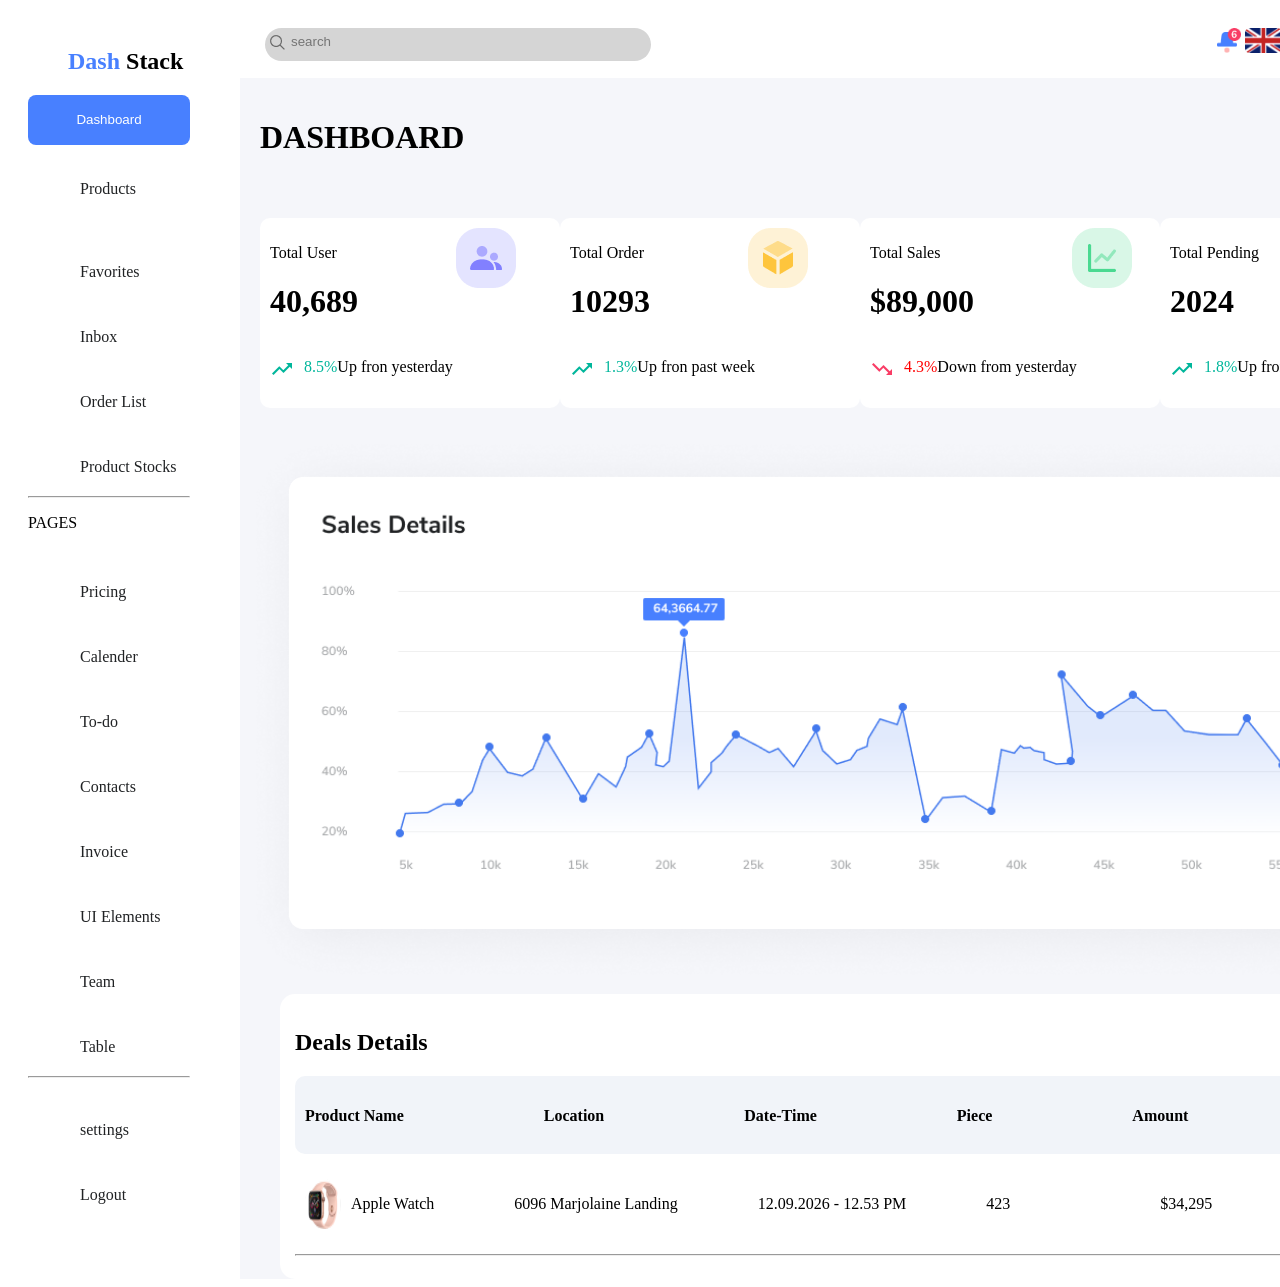
<file: index.html>
<!doctype html>
<html lang="en">
  <head>
    <meta charset="UTF-8" />
    <meta name="viewport" content="width=device-width, initial-scale=1.0" />
    <title>DASHBOARD</title>
    <link rel="icon" href="/asset/icon/Icon.png">
    <link rel="stylesheet" href="index.css">
    <style>
     
    </style>
  </head>
  <body>
    <div class="Dashstack">
      <aside class="sidebar">
        <h2 id="dash">Dash <span>Stack</span></h2>
        <nav>
          <button class="btn1">Dashboard</button><br />
          <a href="#">Products</a> <br />
          <a href="#">Favorites</a>
          <a href="#">Inbox</a>
          <a href="#">Order List</a>
          <a href="#">Product Stocks</a>
          <hr />
          <p>PAGES</p>
          <a href="#">Pricing</a>
          <a href="#">Calender</a>
          <a href="#">To-do</a>
          <a href="#">Contacts</a>
          <a href="#">Invoice</a>
          <a href="#">UI Elements</a>
          <a href="#">Team</a>
          <a href="#">Table</a>
        </nav>
        <hr />

        <div>
          <a href="#">settings</a>
          <a href="">Logout</a>
        </div>
      </aside>

      <div class="Dashboard">
        <header>
          <div class="search-nav">
            <img src="/asset/image/search.png" alt="" id="search-icon" />
            <input type="text" placeholder="search" id="search" />
          </div>
          <div class="nav-bar">
            <img src="/asset/icon/Icon.png" alt="" />
            <img src="/asset/image/English.png" alt="" />
            <img src="/asset/image/Profile.png" alt="" />
          </div>
        </header>
            <!-- Card -->
        <h1 id="headings1">DASHBOARD</h1>
        <div class="card-container">
          <div class="card">
            <div class="Total-user">
              <div>
                <p>Total User</p>
                <h1>40,689</h1>
              </div>
              <div>
                <img src="/asset/image/Icon.png" alt="" />
              </div>
            </div>
            <div class="trend-up">
              <img
                src="/asset/image/ic-trending-up-24px.png"
                alt=""
                id="trending-up"
              />
              <p><span>8.5%</span>Up fron yesterday</p>
            </div>
          </div>
          <div class="card">
            <div class="Total-user">
              <div>
                <p>Total Order</p>
                <h1>10293</h1>
              </div>
              <div>
                <img src="/asset/image/Icon (1).png" alt="" />
              </div>
            </div>
            <div class="trend-up">
              <img
                src="/asset/image/ic-trending-up-24px.png"
                alt=""
                id="trending-up"
              />
              <p><span>1.3%</span>Up fron past week</p>
            </div>
          </div>
          <div class="card">
            <div class="Total-user">
              <div>
                <p>Total Sales</p>
                <h1>$89,000</h1>
              </div>
              <div>
                <img src="/asset/image/Icon (2).png" alt="" />
              </div>
            </div>
            <div class="trend-up">
              <img
                src="/asset/image/ic-trending-down-24px.png"
                alt=""
                id="trending-up"
              />
              <p><span id="span1">4.3%</span>Down from yesterday</p>
            </div>
          </div>
          <div class="card">
            <div class="Total-user">
              <div>
                <p>Total Pending</p>
                <h1>2024</h1>
              </div>
              <div>
                <img src="/asset/image/Icon (3).png" alt="" />
              </div>
            </div>
            <div class="trend-up">
              <img
                src="/asset/image/ic-trending-up-24px.png"
                alt=""
                id="trending-up"
              />
              <p><span>1.8%</span>Up fron yesterday</p>
            </div>
          </div>
        </div>
        <div>
          <img src="/asset/image/Sales Details.png" alt="" width="100%">
        </div>

               <!-- Sales Details -->
        <div id="deals-details">
          <div class="month-selector">
          <h2>Deals Details</h2>
          <select name="" id="months">
            <option value="">January</option>
            <option value="">February</option>
            <option value="">March</option>
            <option value="">April</option>
            <option value="">May</option>
            <option value="">June</option>
            <option value="">July</option>
            <option value="">August</option>
            <option value="">September</option>
            <option value="">October</option>
            <option value="">November</option>
            <option value="">December</option>
          </select>
          </div>
          <!-- Deals Details -->
          <div class="list">
          <h4>Product Name</h4>
          <h4>Location</h4>
          <h4>Date-Time</h4>
          <h4>Piece</h4>
          <h4>Amount</h4>
          <h4>Status</h4>
          </div>
          <div class="details">
            <div class="Apple">
            <img src="/asset/image/Image (1).png" alt="" id="">
            <p>Apple Watch</p>
            </div>
            <p>6096 Marjolaine Landing</p>
            <p>12.09.2026 - 12.53 PM</p>
            <p>423</p>
            <div class="price">
            <p>$34,295</p>
            <div class="btn">
              Delivered</div>
            </div>
          </div>
          <hr>
        </div>
      </div>
  </body>
</html>
</file>
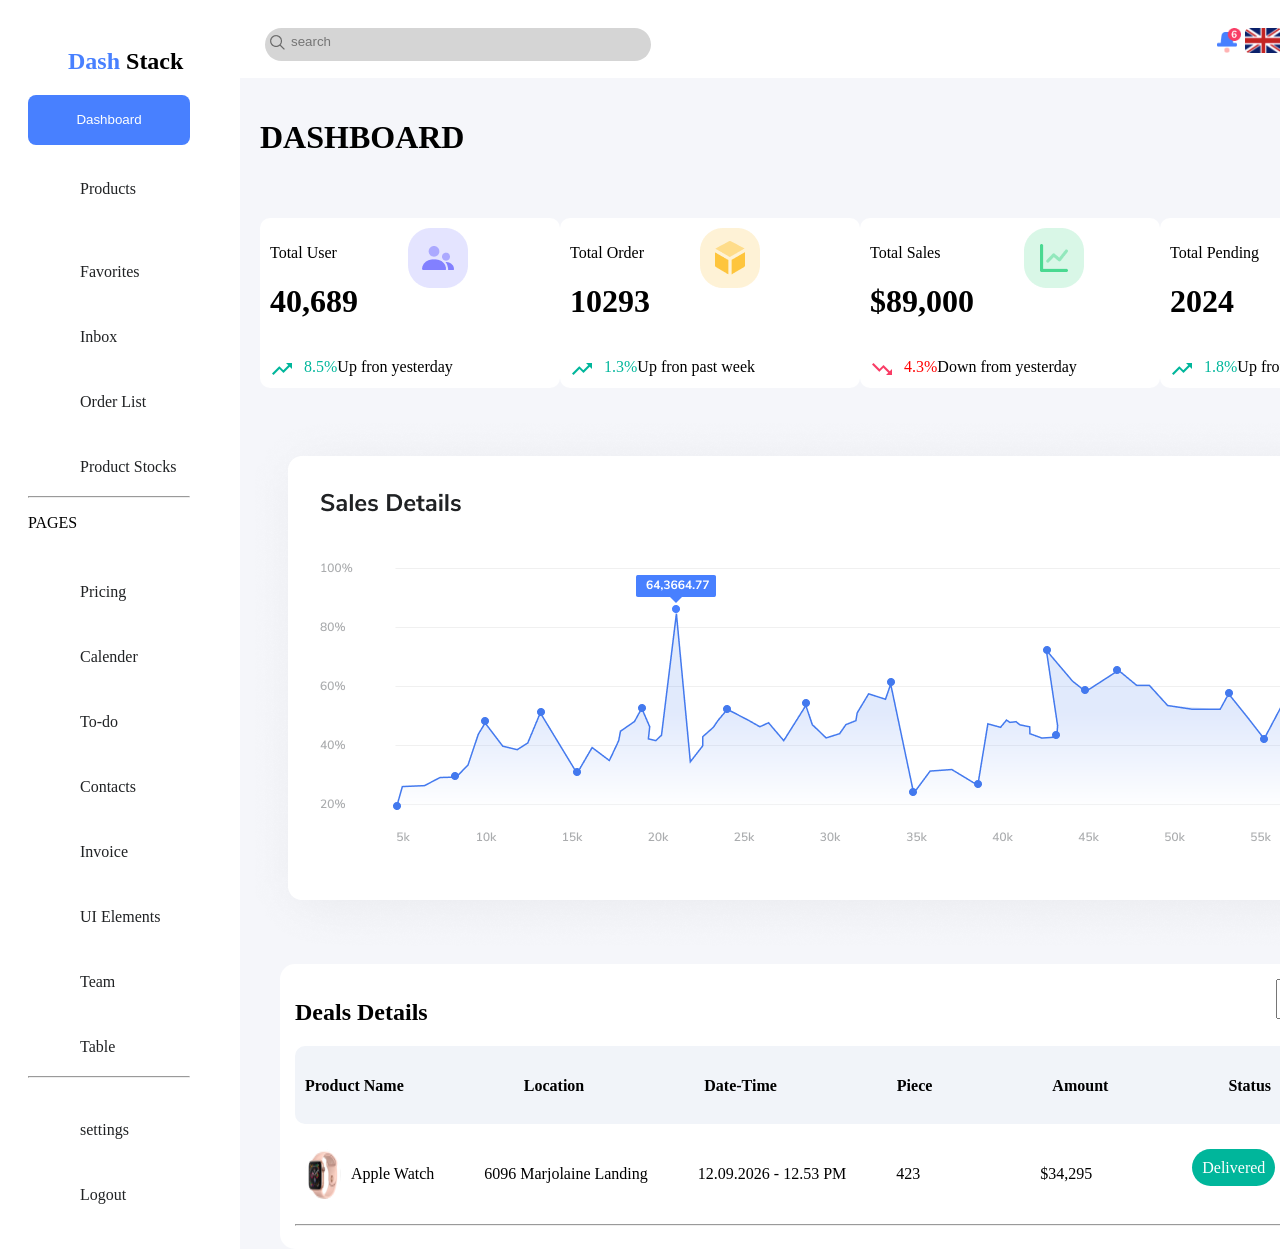
<file: dashboard.html>
<!doctype html>
<html lang="en">
  <head>
    <meta charset="UTF-8" />
    <meta name="viewport" content="width=device-width, initial-scale=1.0" />
    <title>DASHBOARD</title>
    <link rel="icon" href="/asset/icon/Icon.png">
    <style>
      .Dashstack {
        display: flex;
        flex-direction: row;
        gap: 30px;
      }
      #dash {
        color: #4880ff;
        padding-left: 40px;
      }
      span {
        background: white;
        color: black;
      }
      a {
        display: block;
        text-decoration: none;
        padding-left: 60px;
        padding: 12px;
        color: #202224; 
        margin-left: 40px;
        padding-top: 35px;
      }
      a:hover{
        background: #4880ff;
        border-radius: 10px;
        height: 10px;
      }
      .btn1 {
        color: white;
        background: #4880ff;
        border: none;
        border-radius: 8px;
        height: 50px;
        width: 162px;
      }
      .btn1:hover{
        color: #ffffff;
        background: blue;
      }
      hr {
      }
      .sidebar {
        width: 180px;
        background-color: white;
        padding: 20px;
      }
      .Dashboard {
        background: #F5F6FA;
        width: 100%;
      }
      header {
        height: 30px;
        background-color: white;
        padding: 20px;
        padding-left: 25px;
        display: flex;
        justify-content: space-between;
      }
      #search {
        background: #d5d5d5;
        border: none;
        outline: none;
      }
      #search-icon {
        vertical-align: middle;
      }
      .search-nav {
        background: #d5d5d5;
        width: 378px;
        height: 25px;
        padding: 4px;
        border-radius: 30px;
      }
      .nav-bar img {
        vertical-align: middle;
        height: 25px;
      }
      .trend-up {
        display: flex;
        flex: row;
        gap: 10px;
      }
      #trending-up {
        width: 24px;
        height: 24px;
        margin-top: 15px;
      }
      .trend-up span {
        color: #00b69b;
      }
      .Total-user {
        display: flex;
        gap: 50px;
      }
      .card {
        background: #ffffff;
        width: 280px;
        height: 150px;
        padding: 10px;
        border-radius: 10px;
      }
      #headings1{
        padding: 20px;
      }
      .card-container {
        display: flex;
        justify-content: space-between;
        padding: 20px;
      }
      #span1 {
        color: red;
      }
      .list{
        display: flex;
        gap: 120px;
        background: #F1F4F9;
        border-radius: 10px;
        width: 1074px;
        height: 58px;
        margin-bottom: 15px;
        padding: 10px;
      }
      .Apple{
        display: flex;
        gap: 10px;
      }
      .details{
       display: flex;
        gap: 50px;
        margin-bottom: 15px;
        padding: 10px;
      }
      .price{
        display: flex;
        gap: 100px;
        margin-left: 70px;
      }
      .btn{
        background: #00B69B;
        color: white;
        height: 17px;
        border-radius: 30px;
        padding: 10px;
      }
      .btn:hover{
        color: white;
        background: green;
      }
      #deals-details{
        padding: 15px;
        background: #FFFFFF;
        border-radius: 15px;
        margin-left: 40px;
        width: 86%;
      }
      .month-selector{
        display: flex;
      justify-content: space-between;
      }
      #months{
        width: 8%;
        height: 40px;
      }
    </style>
  </head>
  <body>
    <div class="Dashstack">
      <aside class="sidebar">
        <h2 id="dash">Dash <span>Stack</span></h2>
        <nav>
          <button class="btn1">Dashboard</button><br />
          <a href="#">Products</a> <br />
          <a href="#">Favorites</a>
          <a href="#">Inbox</a>
          <a href="#">Order List</a>
          <a href="#">Product Stocks</a>
          <hr />
          <p>PAGES</p>
          <a href="#">Pricing</a>
          <a href="#">Calender</a>
          <a href="#">To-do</a>
          <a href="#">Contacts</a>
          <a href="#">Invoice</a>
          <a href="#">UI Elements</a>
          <a href="#">Team</a>
          <a href="#">Table</a>
        </nav>
        <hr />

        <div>
          <a href="#">settings</a>
          <a href="">Logout</a>
        </div>
      </aside>

      <div class="Dashboard">
        <header>
          <div class="search-nav">
            <img src="/asset/image/search.png" alt="" id="search-icon" />
            <input type="text" placeholder="search" id="search" />
          </div>
          <div class="nav-bar">
            <img src="/asset/icon/Icon.png" alt="" />
            <img src="/asset/image/English.png" alt="" />
            <img src="/asset/image/Profile.png" alt="" />
          </div>
        </header>
            <!-- Card -->
        <h1 id="headings1">DASHBOARD</h1>
        <div class="card-container">
          <div class="card">
            <div class="Total-user">
              <div>
                <p>Total User</p>
                <h1>40,689</h1>
              </div>
              <div>
                <img src="/asset/image/Icon.png" alt="" />
              </div>
            </div>
            <div class="trend-up">
              <img
                src="/asset/image/ic-trending-up-24px.png"
                alt=""
                id="trending-up"
              />
              <p><span>8.5%</span>Up fron yesterday</p>
            </div>
          </div>
          <div class="card">
            <div class="Total-user">
              <div>
                <p>Total Order</p>
                <h1>10293</h1>
              </div>
              <div>
                <img src="/asset/image/Icon (1).png" alt="" />
              </div>
            </div>
            <div class="trend-up">
              <img
                src="/asset/image/ic-trending-up-24px.png"
                alt=""
                id="trending-up"
              />
              <p><span>1.3%</span>Up fron past week</p>
            </div>
          </div>
          <div class="card">
            <div class="Total-user">
              <div>
                <p>Total Sales</p>
                <h1>$89,000</h1>
              </div>
              <div>
                <img src="/asset/image/Icon (2).png" alt="" />
              </div>
            </div>
            <div class="trend-up">
              <img
                src="/asset/image/ic-trending-down-24px.png"
                alt=""
                id="trending-up"
              />
              <p><span id="span1">4.3%</span>Down from yesterday</p>
            </div>
          </div>
          <div class="card">
            <div class="Total-user">
              <div>
                <p>Total Pending</p>
                <h1>2024</h1>
              </div>
              <div>
                <img src="/asset/image/Icon (3).png" alt="" />
              </div>
            </div>
            <div class="trend-up">
              <img
                src="/asset/image/ic-trending-up-24px.png"
                alt=""
                id="trending-up"
              />
              <p><span>1.8%</span>Up fron yesterday</p>
            </div>
          </div>
        </div>
        <div>
          <img src="/asset/image/Sales Details.png" alt="">
        </div>

               <!-- Sales Details -->
        <div id="deals-details">
          <div class="month-selector">
          <h2>Deals Details</h2>
          <select name="" id="months">
            <option value="">January</option>
            <option value="">February</option>
            <option value="">March</option>
            <option value="">April</option>
            <option value="">May</option>
            <option value="">June</option>
            <option value="">July</option>
            <option value="">August</option>
            <option value="">September</option>
            <option value="">October</option>
            <option value="">November</option>
            <option value="">December</option>
            
          </select>
          </div>
          <!-- Deals Details -->
          <div class="list">
          <h4>Product Name</h4>
          <h4>Location</h4>
          <h4>Date-Time</h4>
          <h4>Piece</h4>
          <h4>Amount</h4>
          <h4>Status</h4>
          </div>
          <div class="details">
            <div class="Apple">
            <img src="/asset/image/Image (1).png" alt="" id="">
            <p>Apple Watch</p>
            </div>
            <p>6096 Marjolaine Landing</p>
            <p>12.09.2026 - 12.53 PM</p>
            <p>423</p>
            <div class="price">
            <p>$34,295</p>
            <div class="btn">
              Delivered</div>
            </div>
          </div>
          <hr>
        </div>
      </div>
  </body>
</html>
</file>
<file: index.css>
.Dashstack {
  display: flex;
  flex-direction: row;
  gap: 30px;
}
#dash {
  color: #4880ff;
  padding-left: 40px;
}
span {
  background: white;
  color: black;
}
a {
  display: block;
  text-decoration: none;
  padding-left: 60px;
  padding: 12px;
  color: #202224;
  margin-left: 40px;
  padding-top: 35px;
}
a:hover {
  background: #4880ff;
  border-radius: 10px;
  height: 10px;
  padding: 10px;
}
.btn1 {
  color: white;
  background: #4880ff;
  border: none;
  border-radius: 8px;
  height: 50px;
  width: 162px;
}
.btn1:hover {
  color: #ffffff;
  background: blue;
}
hr {
}
.sidebar {
  width: 180px;
  background-color: white;
  padding: 20px;
}
.Dashboard {
  background: #f5f6fa;
  width: 100%;
}
header {
  height: 30px;
  background-color: white;
  padding: 20px;
  padding-left: 25px;
  display: flex;
  justify-content: space-between;
}
#search {
  background: #d5d5d5;
  border: none;
  outline: none;
}
#search-icon {
  vertical-align: middle;
}
.search-nav {
  background: #d5d5d5;
  width: 378px;
  height: 25px;
  padding: 4px;
  border-radius: 30px;
}
.nav-bar img {
  vertical-align: middle;
  height: 25px;
}
.trend-up {
  display: flex;
  flex: row;
  gap: 10px;
}
#trending-up {
  width: 24px;
  height: 24px;
  margin-top: 15px;
}
.trend-up span {
  color: #00b69b;
}
.Total-user {
  display: flex;
  gap: 98px;
}
.card {
  background: #ffffff;
  width: 280px;
  height: 170px;
  padding: 10px;
  border-radius: 10px;
}
#headings1 {
  padding: 20px;
}
.card-container {
  display: flex;
  justify-content: space-between;
  padding: 20px;
}
#span1 {
  color: red;
}
.list {
  display: flex;
  gap: 140px;
  background: #f1f4f9;
  border-radius: 10px;
  width: 97%;
  height: 58px;
  margin-bottom: 15px;
  padding: 10px;
}
.Apple {
  display: flex;
  gap: 10px;
}
.details {
  display: flex;
  gap: 80px;
  margin-bottom: 15px;
  padding: 10px;
}
.price {
  display: flex;
  gap: 100px;
  margin-left: 70px;
}
.btn {
  background: #00b69b;
  color: white;
  height: 17px;
  border-radius: 30px;
  padding: 10px;
}
.btn:hover {
  color: white;
  background: green;
}
#deals-details {
  padding: 15px;
  background: #ffffff;
  border-radius: 15px;
  margin-left: 40px;
  width: 92%;
}
.month-selector {
  display: flex;
  justify-content: space-between;
}
#months {
  width: 12%;
  padding: 5px;
  height: 40px;
  border: gray;
  border-radius: 10%;
  background-color: #f5f6fa;
}
</file>
